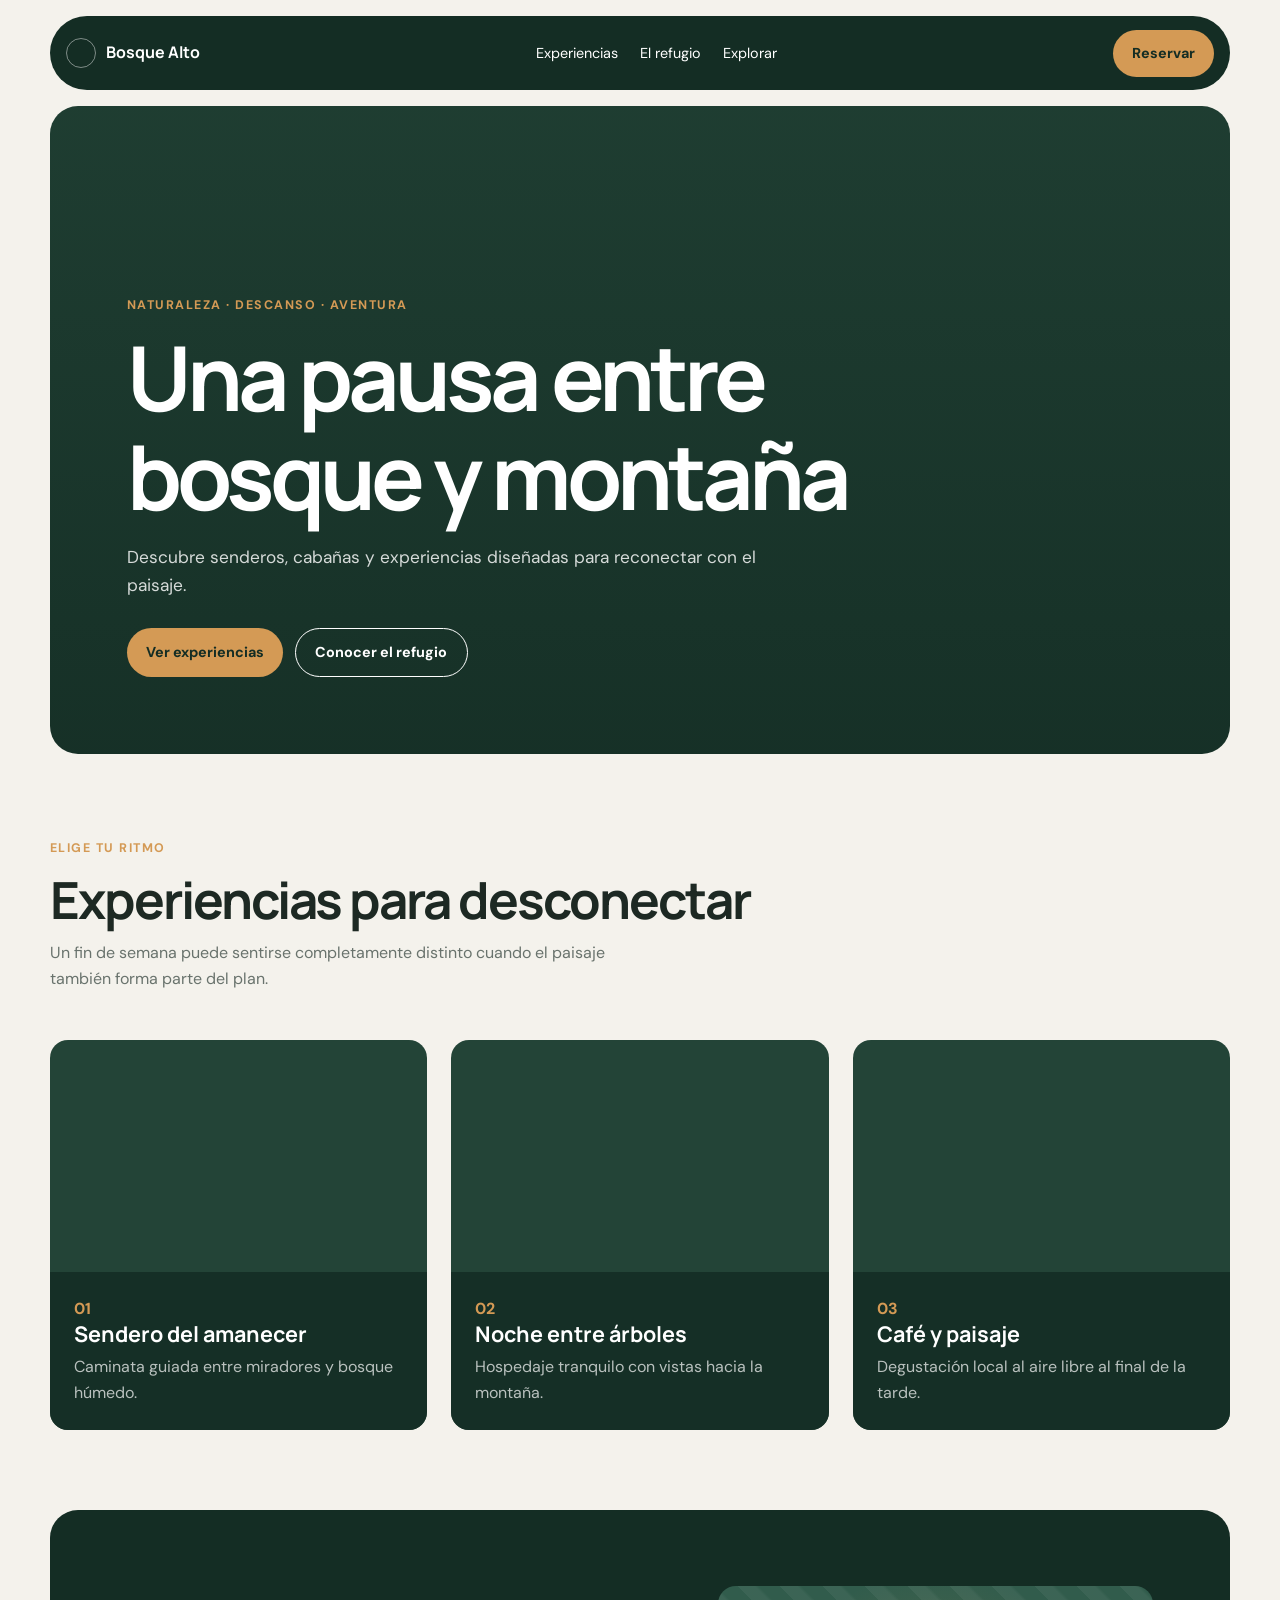
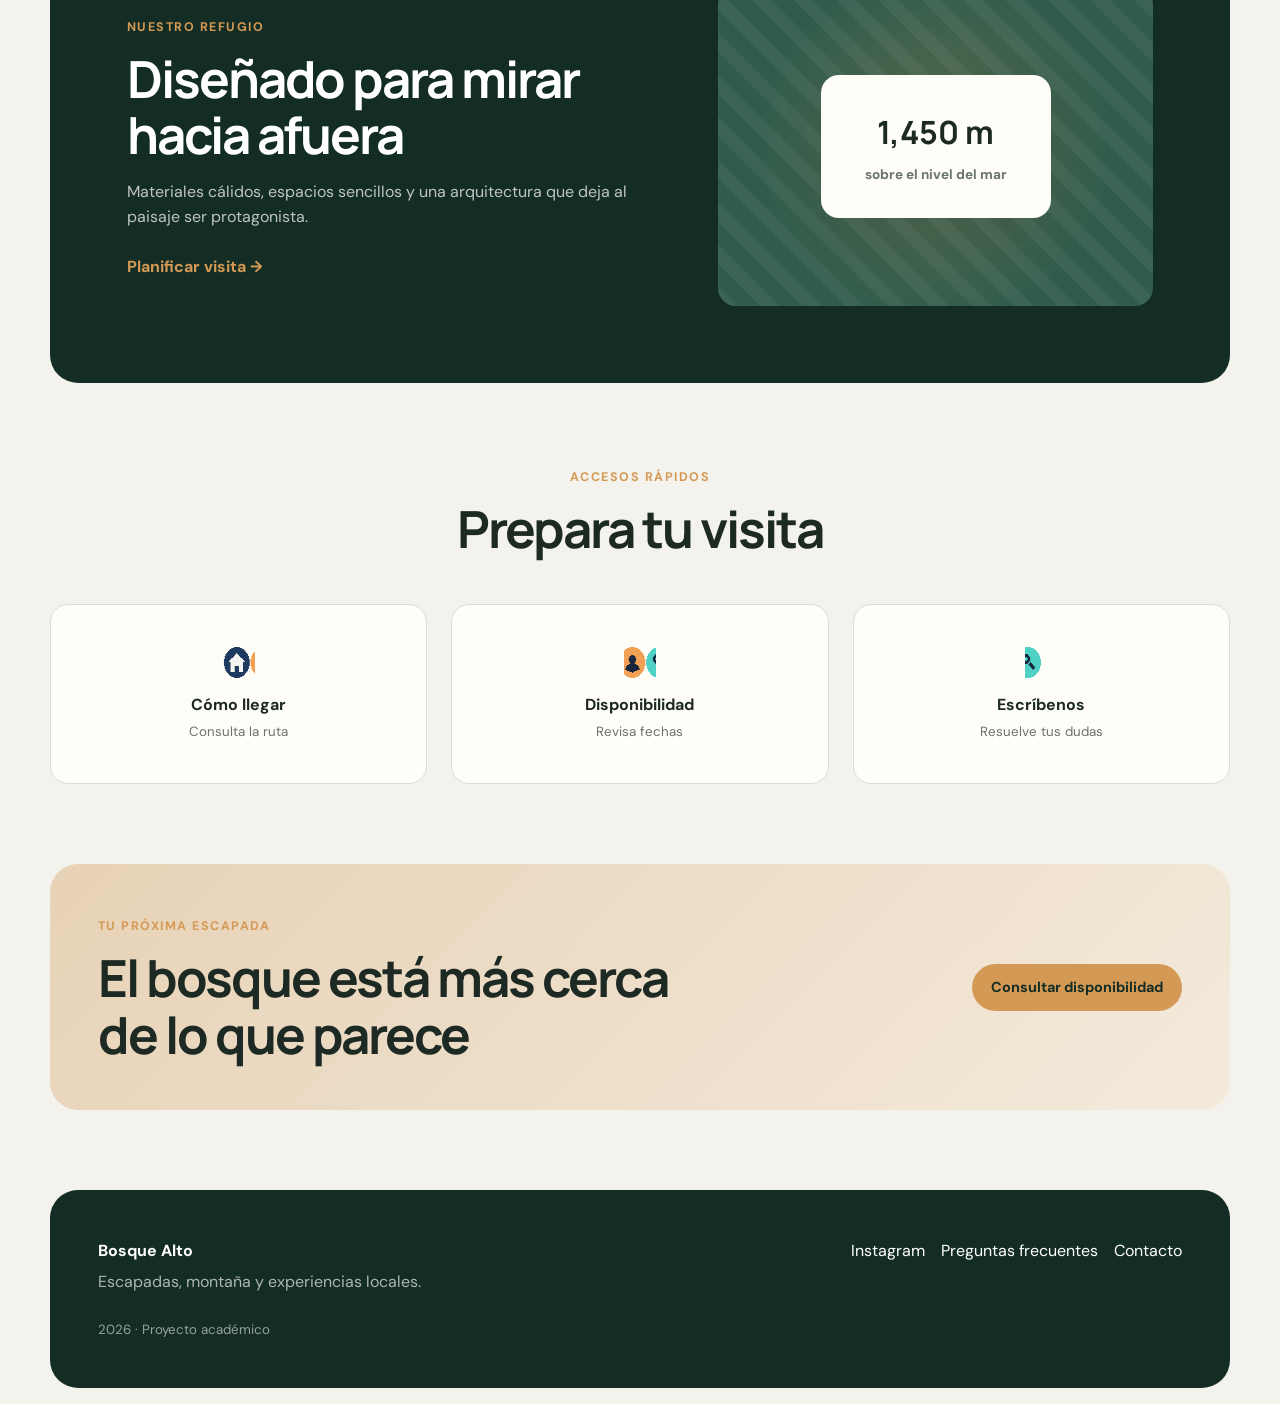
<file: practica 4/index.html>
<!DOCTYPE html>
<html lang="es">
<head>
    <meta charset="UTF-8">
    <meta name="viewport" content="width=device-width, initial-scale=1.0">
    <title>Bosque Alto — Escapadas y experiencias</title>

    <link rel="preconnect" href="https://fonts.googleapis.com">
    <link rel="preconnect" href="https://fonts.gstatic.com" crossorigin>
    <link href="https://fonts.googleapis.com/css2?family=DM+Sans:wght@400;500;700&family=Manrope:wght@600;700&display=swap" rel="stylesheet">

    <link rel="stylesheet" href="styles.css">
</head>
<body>

    <header class="site-header">    
        <a class="brand" href="#inicio">
            <span class="brand__mark" aria-hidden="true"></span>
            <span>Bosque Alto</span>
        </a>

        <nav class="site-nav" aria-label="Navegación principal">
            <ul>
                <li><a href="#experiencias">Experiencias</a></li>
                <li><a href="#refugio">El refugio</a></li>
                <li><a href="#acciones">Explorar</a></li>
            </ul>
        </nav>

        <a class="button button--header" href="#reserva">Reservar</a>
    </header>

    <main>
        <section class="hero" id="inicio">
            <div class="hero__content">
                <span class="eyebrow">Naturaleza · descanso · aventura</span>
                <h1>Una pausa entre bosque y montaña</h1>
                <p>Descubre senderos, cabañas y experiencias diseñadas para reconectar con el paisaje.</p>

                <div class="hero__actions">
                    <a class="button button--primary" href="#experiencias">Ver experiencias</a>
                    <a class="button button--ghost" href="#refugio">Conocer el refugio</a>
                </div>
            </div>
        </section>

        <section class="experiences" id="experiencias">
            <header class="section-heading">
                <span class="eyebrow">Elige tu ritmo</span>
                <h2>Experiencias para desconectar</h2>
                <p>Un fin de semana puede sentirse completamente distinto cuando el paisaje también forma parte del plan.</p>
            </header>

            <div class="experience-grid">
                <article class="experience-card experience-card--sendero">
                    <div class="experience-card__content">
                        <span>01</span>
                        <h3>Sendero del amanecer</h3>
                        <p>Caminata guiada entre miradores y bosque húmedo.</p>
                    </div>
                </article>

                <article class="experience-card experience-card--cabana">
                    <div class="experience-card__content">
                        <span>02</span>
                        <h3>Noche entre árboles</h3>
                        <p>Hospedaje tranquilo con vistas hacia la montaña.</p>
                    </div>
                </article>

                <article class="experience-card experience-card--cafe">
                    <div class="experience-card__content">
                        <span>03</span>
                        <h3>Café y paisaje</h3>
                        <p>Degustación local al aire libre al final de la tarde.</p>
                    </div>
                </article>
            </div>
        </section>

        <section class="pattern-section" id="refugio">
            <div class="pattern-section__content">
                <span class="eyebrow">Nuestro refugio</span>
                <h2>Diseñado para mirar hacia afuera</h2>
                <p>Materiales cálidos, espacios sencillos y una arquitectura que deja al paisaje ser protagonista.</p>
                <a class="text-link" href="#reserva">Planificar visita →</a>
            </div>

            <div class="pattern-section__visual" aria-hidden="true">
                <div class="pattern-card">
                    <span>1,450 m</span>
                    <strong>sobre el nivel del mar</strong>
                </div>
            </div>
        </section>

        <section class="quick-actions" id="acciones">
            <header class="section-heading section-heading--center">
                <span class="eyebrow">Accesos rápidos</span>
                <h2>Prepara tu visita</h2>
            </header>

            <div class="quick-actions__grid">
                <a class="quick-action" href="#">
                    <span class="sprite-icon sprite-icon--map" aria-hidden="true"></span>
                    <strong>Cómo llegar</strong>
                    <small>Consulta la ruta</small>
                </a>

                <a class="quick-action" href="#">
                    <span class="sprite-icon sprite-icon--calendar" aria-hidden="true"></span>
                    <strong>Disponibilidad</strong>
                    <small>Revisa fechas</small>
                </a>

                <a class="quick-action" href="#">
                    <span class="sprite-icon sprite-icon--message" aria-hidden="true"></span>
                    <strong>Escríbenos</strong>
                    <small>Resuelve tus dudas</small>
                </a>
            </div>
        </section>

        <section class="booking" id="reserva">
            <div>
                <span class="eyebrow">Tu próxima escapada</span>
                <h2>El bosque está más cerca de lo que parece</h2>
            </div>
            <a class="button button--primary" href="#">Consultar disponibilidad</a>
        </section>
    </main>

    <footer class="site-footer">
        <div>
            <strong>Bosque Alto</strong>
            <p>Escapadas, montaña y experiencias locales.</p>
        </div>

        <nav aria-label="Enlaces secundarios">
            <ul>
                <li><a href="#">Instagram</a></li>
                <li><a href="#">Preguntas frecuentes</a></li>
                <li><a href="#">Contacto</a></li>
            </ul>
        </nav>

        <small>2026 · Proyecto académico</small>
    </footer>

</body>
</html>
</file>
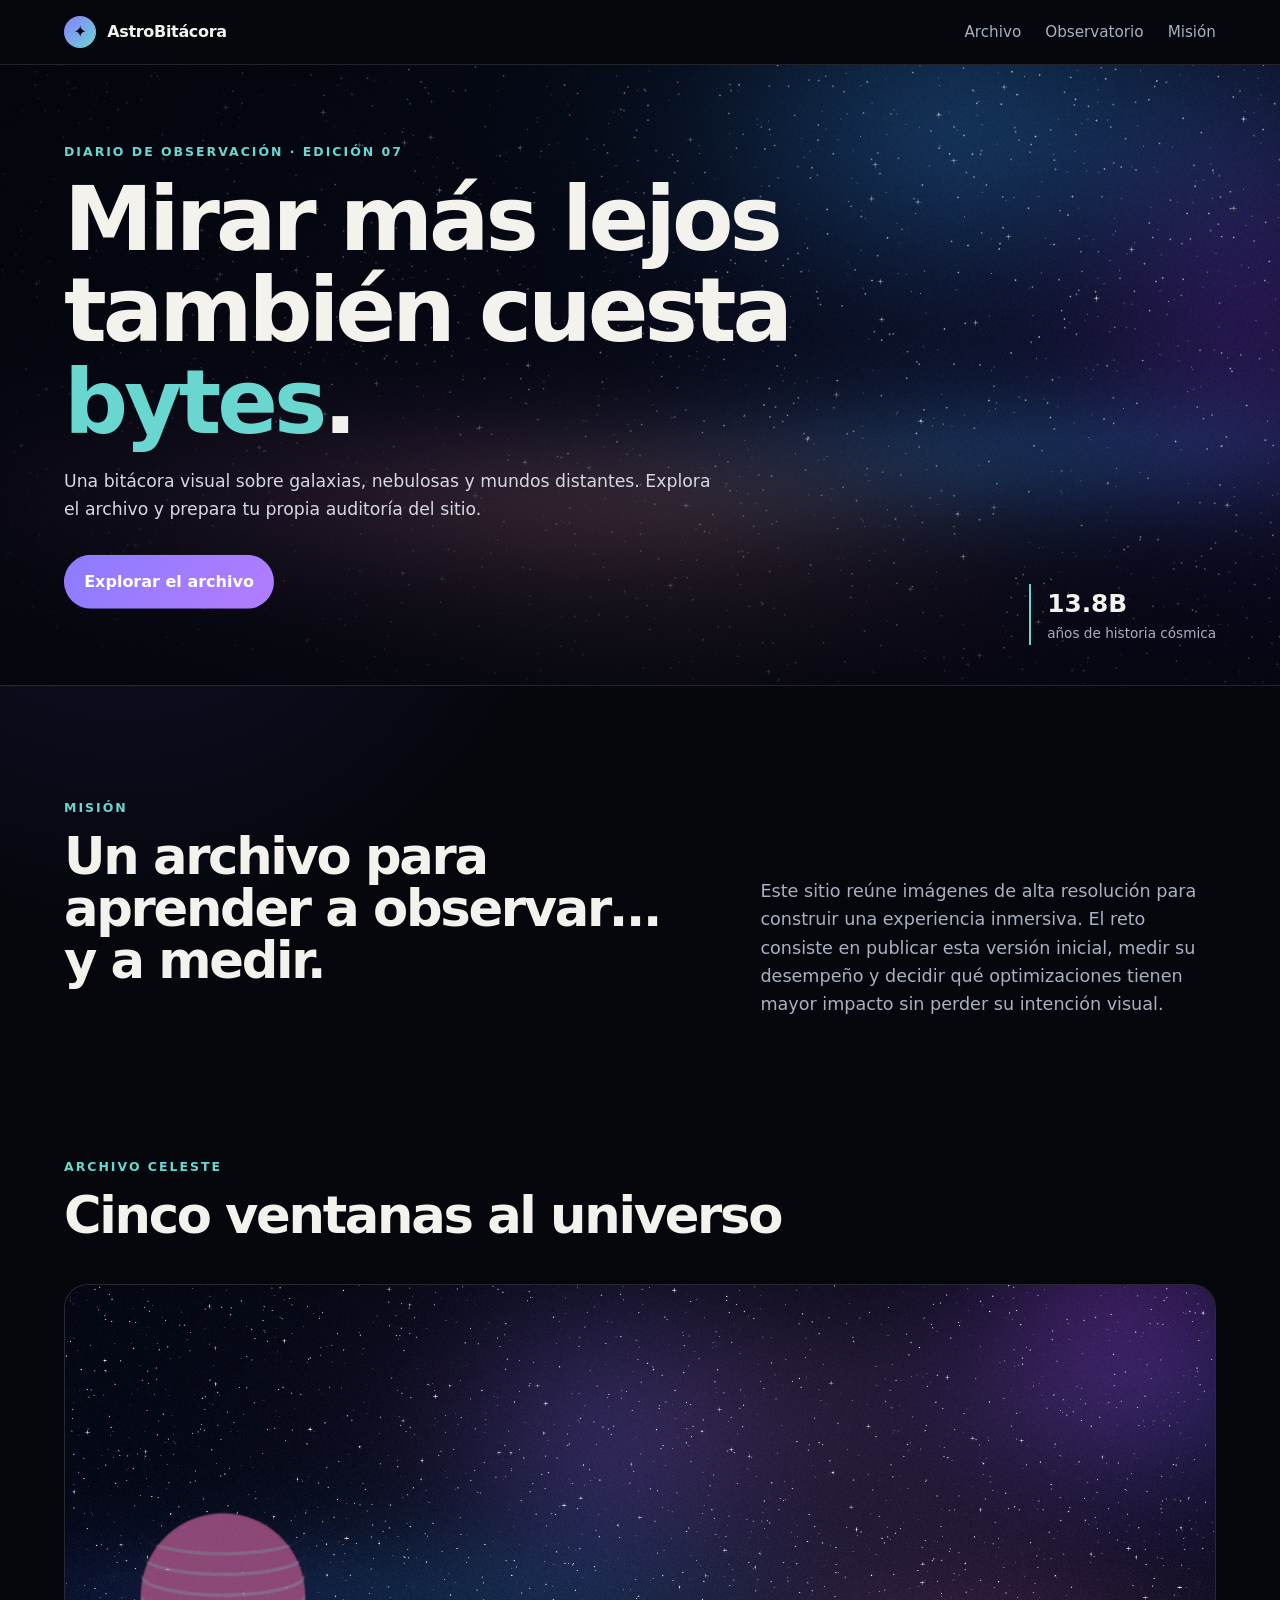
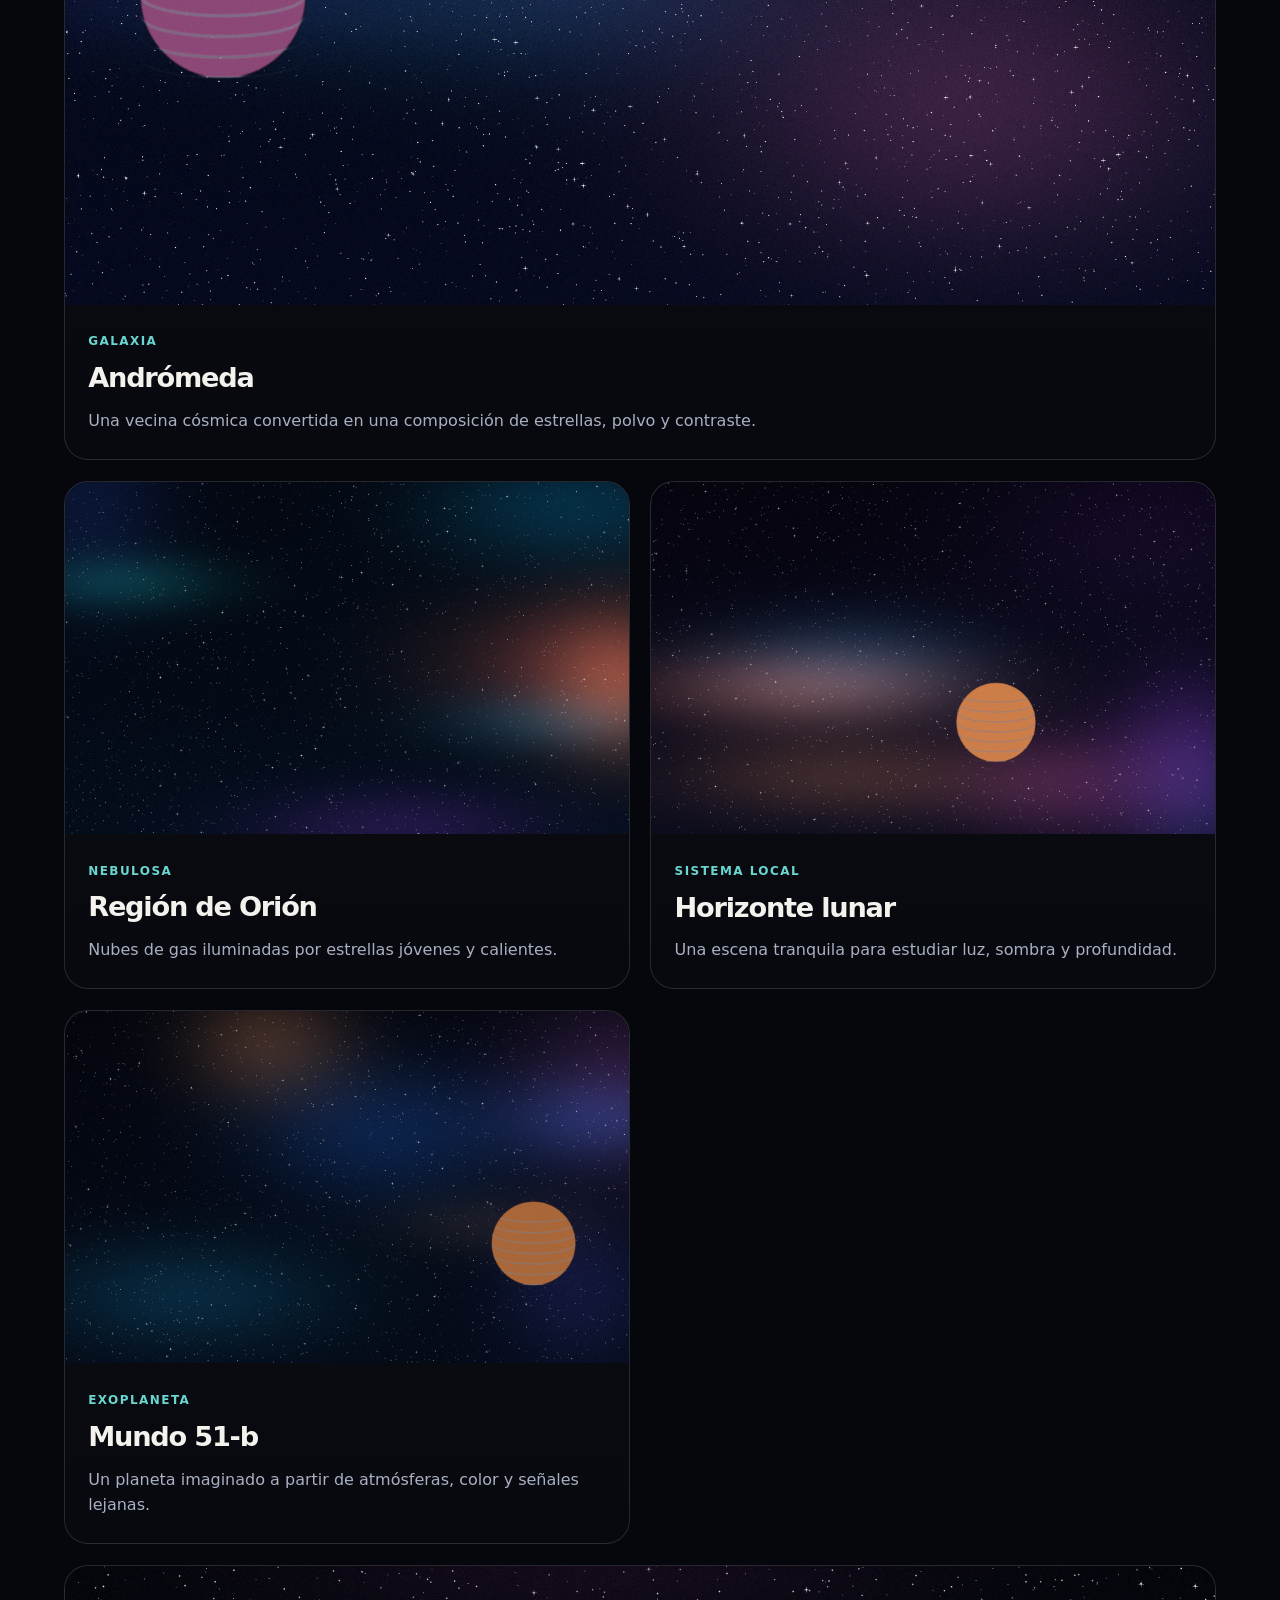
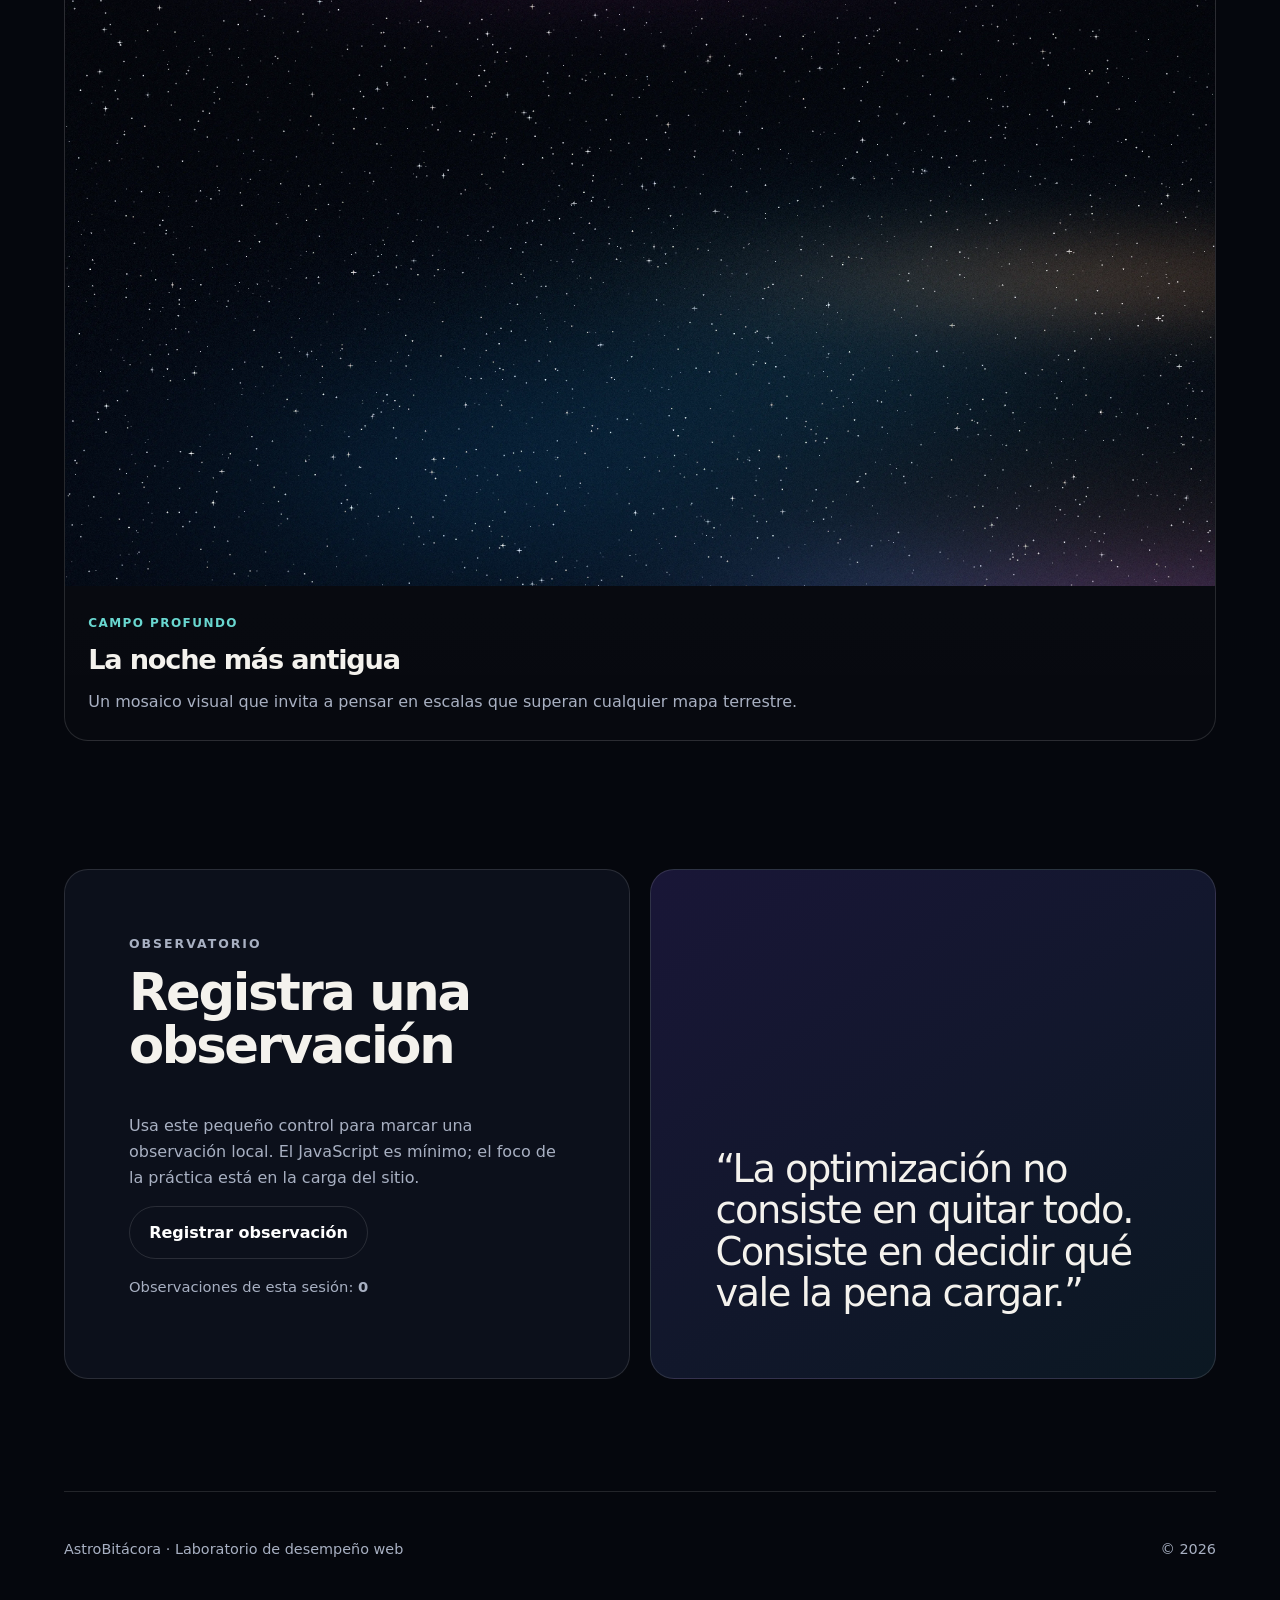
<file: practica 5/astro-performance-lab-main/index.html>
<!doctype html>
<html lang="es">
<head>
  <meta charset="utf-8">
  <meta name="viewport" content="width=device-width, initial-scale=1">
  <meta name="description" content="AstroBitácora: una experiencia visual para explorar objetos del cielo profundo.">
  <title>AstroBitácora | Exploración del cielo profundo</title>
  <link rel="stylesheet" href="styles.css">
  <!-- Intencional para la práctica: este script NO usa defer. -->
  <script src="script.js" defer></script>
</head>
<body>
  <header class="site-header">
    <a class="brand" href="#inicio" aria-label="AstroBitácora, ir al inicio">
      <span class="brand__mark" aria-hidden="true">✦</span>
      <span>AstroBitácora</span>
    </a>

    <button class="menu-button" type="button" aria-expanded="false" aria-controls="main-nav">
      Menú
    </button>

    <nav class="nav" id="main-nav" aria-label="Navegación principal">
      <a href="#archivo">Archivo</a>
      <a href="#observatorio">Observatorio</a>
      <a href="#mision">Misión</a>
    </nav>
  </header>

  <main id="inicio">
    <section class="hero" aria-labelledby="hero-title">
      <!-- Intencional para la práctica: JPEG grande, sin width/height y sin formato moderno. -->
      <img class="hero__image" src="./img/andromeda.webp" alt="Campo estelar con una nebulosa azul y violeta" width="1200" height="600">
      <div class="hero__overlay"></div>
      <div class="hero__content">
        <p class="eyebrow">Diario de observación · Edición 07</p>
        <h1 id="hero-title">Mirar más lejos también cuesta <em>bytes</em>.</h1>
        <p class="hero__lead">Una bitácora visual sobre galaxias, nebulosas y mundos distantes. Explora el archivo y prepara tu propia auditoría del sitio.</p>
        <a class="button" href="#archivo">Explorar el archivo</a>
      </div>
      <div class="hero__metric" aria-label="Dato destacado">
        <strong>13.8B</strong>
        <span>años de historia cósmica</span>
      </div>
    </section>

    <section class="intro" id="mision">
      <div>
        <p class="eyebrow">Misión</p>
        <h2>Un archivo para aprender a observar… y a medir.</h2>
      </div>
      <p>Este sitio reúne imágenes de alta resolución para construir una experiencia inmersiva. El reto consiste en publicar esta versión inicial, medir su desempeño y decidir qué optimizaciones tienen mayor impacto sin perder su intención visual.</p>
    </section>

    <section class="archive" id="archivo" aria-labelledby="archive-title">
      <div class="section-heading">
        <p class="eyebrow">Archivo celeste</p>
        <h2 id="archive-title">Cinco ventanas al universo</h2>
      </div>

      <div class="grid">
        <article class="card card--wide">
          <img src="./img/hero-cosmos.webp" alt="Representación artística de una galaxia espiral" loading="lazy" width="800" height="450">
          <div class="card__body">
            <span class="tag">Galaxia</span>
            <h3>Andrómeda</h3>
            <p>Una vecina cósmica convertida en una composición de estrellas, polvo y contraste.</p>
          </div>
        </article>

        <article class="card">
          <img src="./img/orion.webp" alt="Nebulosa luminosa entre estrellas" loading="lazy" width="800" height="450">
          <div class="card__body">
            <span class="tag">Nebulosa</span>
            <h3>Región de Orión</h3>
            <p>Nubes de gas iluminadas por estrellas jóvenes y calientes.</p>
          </div>
        </article>

        <article class="card">
          <img src="./img/lunar-horizon.webp" alt="Planeta suspendido sobre un fondo de estrellas" loading="lazy" width="800" height="450">
          <div class="card__body">
            <span class="tag">Sistema local</span>
            <h3>Horizonte lunar</h3>
            <p>Una escena tranquila para estudiar luz, sombra y profundidad.</p>
          </div>
        </article>

        <article class="card">
          <img src="./img/exoplanet.webp" alt="Exoplaneta iluminado por una estrella distante" loading="lazy" width="800" height="450">
          <div class="card__body">
            <span class="tag">Exoplaneta</span>
            <h3>Mundo 51-b</h3>
            <p>Un planeta imaginado a partir de atmósferas, color y señales lejanas.</p>
          </div>
        </article>

        <article class="card card--wide">
          <img src="./img/deep-field.webp" alt="Campo profundo repleto de estrellas y galaxias" loading="lazy" width="800" height="450">
          <div class="card__body">
            <span class="tag">Campo profundo</span>
            <h3>La noche más antigua</h3>
            <p>Un mosaico visual que invita a pensar en escalas que superan cualquier mapa terrestre.</p>
          </div>
        </article>
      </div>
    </section>

    <section class="observatory" id="observatorio">
      <div class="observatory__content">
        <p class="eyebrow">Observatorio</p>
        <h2>Registra una observación</h2>
        <p>Usa este pequeño control para marcar una observación local. El JavaScript es mínimo; el foco de la práctica está en la carga del sitio.</p>
        <button class="button button--secondary" id="observe-button" type="button">Registrar observación</button>
        <p class="counter" aria-live="polite">Observaciones de esta sesión: <strong id="observation-count">0</strong></p>
      </div>
      <blockquote>
        “La optimización no consiste en quitar todo. Consiste en decidir qué vale la pena cargar.”
      </blockquote>
    </section>
  </main>

  <footer class="site-footer">
    <p>AstroBitácora · Laboratorio de desempeño web</p>
    <p>© <span id="year">2026</span></p>
  </footer>
</body>
</html>
</file>
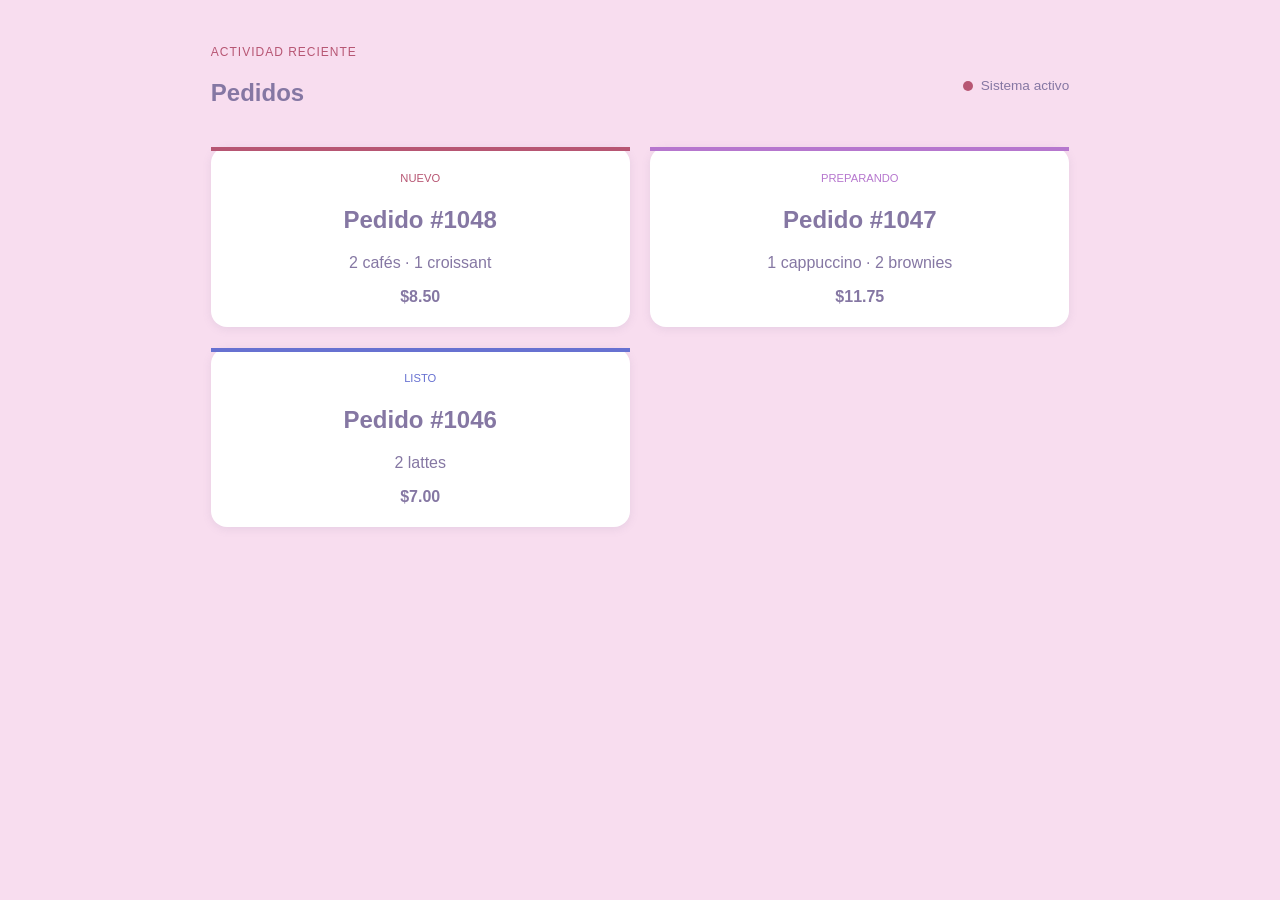
<file: practica 2/index-2.html>
<!DOCTYPE html>
<html lang="en">
<head>
    <meta charset="UTF-8">
    <meta name="viewport" content="width=device-width, initial-scale=1.0">
    <link rel="stylesheet" href="styles.css">
    <title>Practica 2 - Variables, Animaciones y Keyframes</title>
</head>
<body>
    <section class="pedidos">
  <header class="pedidos__header">
    <div>
      <p class="eyebrow">Actividad reciente</p>
      <h1>Pedidos</h1>
    </div>

    <span class="estado-sistema">
      <span class="estado-sistema__punto"></span>
      Sistema activo
    </span>
  </header>

  <div class="pedidos__grid">

    <article class="pedido" data-estado="nuevo">
      <span class="pedido__estado">Nuevo</span>
      <h2>Pedido #1048</h2>
      <p>2 cafés · 1 croissant</p>
      <strong>$8.50</strong>
    </article>

    <article class="pedido" data-estado="proceso">
      <span class="pedido__estado">Preparando</span>
      <h2>Pedido #1047</h2>
      <p>1 cappuccino · 2 brownies</p>
      <strong>$11.75</strong>
    </article>

    <article class="pedido" data-estado="listo">
      <span class="pedido__estado">Listo</span>
      <h2>Pedido #1046</h2>
      <p>2 lattes</p>
      <strong>$7.00</strong>
    </article>

  </div>
</section>
</body>
</html>
</file>
<file: practica 4/styles.css>
/*
===========================================================
PRÁCTICA 04 — CSS BASE
Clase 14 — Fondos, Patrones y Sprites CSS
===========================================================
*/

*,
*::before,
*::after {
    margin: 0;
    padding: 0;
    box-sizing: border-box;
}

html { scroll-behavior: smooth; }
body { min-height: 100vh; }
ul, ol { list-style: none; }
a { color: inherit; text-decoration: none; }
img { max-width: 100%; display: block; }
button { border: 0; font: inherit; }

:root {
    --color-bg: #f4f2ec;
    --color-surface: #fffdf8;
    --color-text: #1d2923;
    --color-muted: #69736d;
    --color-primary: #234437;
    --color-primary-dark: #142d24;
    --color-accent: #d49a55;
    --color-line: #d9ddd7;

    --font-title: "Manrope", sans-serif;
    --font-body: "DM Sans", sans-serif;

    --container: 1180px;
    --space-xs: 0.5rem;
    --space-sm: 0.75rem;
    --space-md: 1.5rem;
    --space-lg: 3rem;
    --space-xl: 5rem;

    --radius-sm: 10px;
    --radius-md: 18px;
    --radius-lg: 28px;

    --shadow: 0 18px 45px rgba(29, 41, 35, 0.10);
}

body {
    background: var(--color-bg);
    color: var(--color-text);
    font-family: var(--font-body);
    line-height: 1.6;
}

h1, h2, h3 {
    font-family: var(--font-title);
    line-height: 1.1;
}

h1 {
    font-size: clamp(2.8rem, 7vw, 5.8rem);
    letter-spacing: -0.055em;
}

h2 {
    font-size: clamp(2rem, 4vw, 3.5rem);
    letter-spacing: -0.04em;
}

h3 { font-size: 1.35rem; }
p { color: var(--color-muted); }

.eyebrow {
    display: inline-block;
    margin-bottom: 0.75rem;
    color: var(--color-accent);
    font-size: 0.78rem;
    font-weight: 700;
    letter-spacing: 0.12em;
    text-transform: uppercase;
}

.button {
    display: inline-flex;
    align-items: center;
    justify-content: center;
    min-height: 46px;
    padding: 0.75rem 1.2rem;
    border-radius: 999px;
    font-size: 0.9rem;
    font-weight: 700;
}

.button--primary {
    background: var(--color-accent);
    color: var(--color-primary-dark);
}

.button--ghost { border: 1px solid currentColor; }

.button--header {
    background: var(--color-accent);
    color: var(--color-primary-dark);
}

.site-header {
    width: min(calc(100% - 2rem), var(--container));
    margin: 1rem auto;
    display: flex;
    align-items: center;
    justify-content: space-between;
    gap: var(--space-md);
    padding: 0.85rem 1rem;
    background: var(--color-primary-dark);
    color: #ffffff;
    border-radius: 999px;
}

.brand {
    display: inline-flex;
    align-items: center;
    gap: 0.65rem;
    font-family: var(--font-title);
    font-weight: 700;
}

.brand__mark {
    width: 30px;
    height: 30px;
    border: 1px solid rgba(255,255,255,0.45);
    border-radius: 50%;
}

.site-nav ul {
    display: flex;
    align-items: center;
    gap: 1.4rem;
    font-size: 0.9rem;
}

main {
    width: min(calc(100% - 2rem), var(--container));
    margin-inline: auto;
}

/* ZONA 1 — HERO / FONDOS + OVERLAY */
.hero {
    min-height: 72vh;
    display: flex;
    align-items: flex-end;
    padding: clamp(2rem, 6vw, 5rem);
    border-radius: var(--radius-lg);
    overflow: hidden;

    /*
    Fotografía sugerida:
    https://images.unsplash.com/photo-1441974231531-c6227db76b6e?auto=format&fit=crop&w=1800&q=85

    Aplicar:
    - background-image
    - background-size
    - background-position
    - background-repeat
    - fondos múltiples / overlay
    - shorthand background
    */
    background-image: 
    linear-gradient(to top, rgba(20, 45, 36, 0.85), rgba(20, 45, 36, 0.3)),
    url('https://images.unsplash.com/photo-1441974231531-c6227db76b6e?auto=format&fit=crop&w=1800&q=85');
    background-size: cover;
    background-position: center;
    background-repeat: no-repeat;
    background-color: var(--color-primary);
    color: #ffffff;
}

.hero__content { max-width: 780px; }

.hero p {
    max-width: 55ch;
    margin-top: 1.2rem;
    color: rgba(255,255,255,0.82);
    font-size: 1.08rem;
}

.hero__actions {
    display: flex;
    flex-wrap: wrap;
    gap: 0.75rem;
    margin-top: 1.8rem;
}

.experiences { padding-block: var(--space-xl); }

.section-heading {
    max-width: 720px;
    margin-bottom: var(--space-lg);
}

.section-heading p {
    max-width: 55ch;
    margin-top: 0.8rem;
}

.section-heading--center {
    margin-inline: auto;
    text-align: center;
}

.experience-grid {
    display: grid;
    grid-template-columns: repeat(3, 1fr);
    gap: var(--space-md);
}

.experience-card {
    min-height: 390px;
    display: flex;
    align-items: flex-end;
    overflow: hidden;
    border-radius: var(--radius-md);
    background: var(--color-primary);
    color: #ffffff;
}

.experience-card__content {
    width: 100%;
    padding: var(--space-md);
    background: rgba(20,45,36,0.88);
}

.experience-card__content > span {
    color: var(--color-accent);
    font-weight: 700;
}

.experience-card__content p {
    margin-top: 0.55rem;
    color: rgba(255,255,255,0.70);
}

/*
Fotografías sugeridas opcionales:
Sendero:
https://images.unsplash.com/photo-1500530855697-b586d89ba3ee?auto=format&fit=crop&w=1000&q=80

Cabaña:
https://images.unsplash.com/photo-1470770841072-f978cf4d019e?auto=format&fit=crop&w=1000&q=80

Café:
https://images.unsplash.com/photo-1495474472287-4d71bcdd2085?auto=format&fit=crop&w=1000&q=80
*/

.experience-card--sendero {
    background-image: url('https://images.unsplash.com/photo-1500530855697-b586d89ba3ee?auto=format&fit=crop&w=1000&q=80');
    background-size: cover;
    background-position: center;
}

.experience-card--cabana {
    background-image: url('https://images.unsplash.com/photo-1470770841072-f978cf4d019e?auto=format&fit=crop&w=1000&q=80');
    background-size: cover;
    background-position: center;
}

.experience-card--cafe {
    background-image: url('https://images.unsplash.com/photo-1495474472287-4d71bcdd2085?auto=format&fit=crop&w=1000&q=80');
    background-size: cover;
    background-position: center;
}
/* ZONA 2 — PATRÓN */
.pattern-section {
    display: grid;
    grid-template-columns: 1fr 0.8fr;
    gap: var(--space-lg);
    align-items: center;
    padding: clamp(2rem, 6vw, 5rem);
    border-radius: var(--radius-lg);
    background-color: var(--color-primary-dark);
    color: #ffffff;
}

.pattern-section__content { max-width: 640px; }

.pattern-section__content p {
    max-width: 52ch;
    margin-top: 1rem;
    color: rgba(255,255,255,0.72);
}

.text-link {
    display: inline-block;
    margin-top: 1.5rem;
    color: var(--color-accent);
    font-weight: 700;
}

.pattern-section__visual {
    min-height: 320px;
    display: grid;
    place-items: center;
    border-radius: var(--radius-md);

    /*
    Construir aquí un patrón CSS:
    - repeating-linear-gradient
    o
    - radial-gradient + background-size
    */
    background-image:
    repeating-linear-gradient(
        45deg,rgba(255, 255, 255, 0.05) 0px, rgba(255, 255, 255, 0.05) 12px,
        transparent 15px,
        transparent 30px
        ),
        radial-gradient(circle at 50% 50%, rgba(212, 154, 85, 0.25), transparent 65%);
    background-color: #315c4c;
}

.pattern-card {
    width: min(230px, 80%);
    padding: 2rem;
    text-align: center;
    background: var(--color-surface);
    color: var(--color-text);
    border-radius: var(--radius-md);
    box-shadow: var(--shadow);
}

.pattern-card span,
.pattern-card strong { display: block; }

.pattern-card span {
    font-family: var(--font-title);
    font-size: 2rem;
    font-weight: 700;
}

.pattern-card strong {
    margin-top: 0.35rem;
    color: var(--color-muted);
    font-size: 0.85rem;
}

/* ZONA 3 — CSS SPRITE */
.quick-actions { padding-block: var(--space-xl); }

.quick-actions__grid {
    display: grid;
    grid-template-columns: repeat(3, 1fr);
    gap: var(--space-md);
}

.quick-action {
    min-height: 180px;
    display: flex;
    flex-direction: column;
    align-items: center;
    justify-content: center;
    padding: var(--space-md);
    text-align: center;
    background: var(--color-surface);
    border: 1px solid var(--color-line);
    border-radius: var(--radius-md);
}

.quick-action small {
    margin-top: 0.25rem;
    color: var(--color-muted);
}

/*
Se espera una imagen:
img/sprite.png

Referencia:
3 íconos de 32 x 32 px en una sola fila.

[ mapa ] [ calendario ] [ mensaje ]
  x=0       x=-32        x=-64
*/


.sprite-icon {
    display: inline-block;
    width: 32px;
    height: 32px;
    margin-bottom: 0.85rem;

    /*
    background-image:
    background-repeat:
    background-size:
    */
    background-image: url('img/sprite.png');
    background-repeat: no-repeat;
    background-size: 80px 32px;
}

.sprite-icon--map {
    /* background-position: */
    background-position: 0px 0;
}

.sprite-icon--calendar {
    /* background-position: */
    background-position: -32px 0;
}

.sprite-icon--message {
    /* background-position: */
    background-position: -64px 0;
}

.booking {
    display: flex;
    align-items: center;
    justify-content: space-between;
    gap: var(--space-lg);
    margin-bottom: var(--space-xl);
    padding: var(--space-lg);
    background: linear-gradient(135deg, #e7d2b6, #f4eadc);
    border-radius: var(--radius-lg);
}

.booking h2 { max-width: 18ch; }

.site-footer {
    width: min(calc(100% - 2rem), var(--container));
    margin: 0 auto 1rem;
    display: grid;
    grid-template-columns: 1fr auto;
    gap: var(--space-md);
    padding: var(--space-lg);
    background: var(--color-primary-dark);
    color: #ffffff;
    border-radius: var(--radius-lg);
}

.site-footer p {
    margin-top: 0.35rem;
    color: rgba(255,255,255,0.65);
}

.site-footer ul {
    display: flex;
    flex-wrap: wrap;
    gap: 1rem;
}

.site-footer > small {
    grid-column: 1 / -1;
    color: rgba(255,255,255,0.55);
}

@media (max-width: 820px) {
    .site-header {
        align-items: flex-start;
        flex-direction: column;
        border-radius: var(--radius-md);
    }

    .site-nav ul { flex-wrap: wrap; }

    .experience-grid,
    .quick-actions__grid,
    .pattern-section {
        grid-template-columns: 1fr;
    }

    .experience-card { min-height: 320px; }

    .booking {
        align-items: flex-start;
        flex-direction: column;
    }

    .site-footer { grid-template-columns: 1fr; }
    .site-footer > small { grid-column: auto; }
}
</file>
<file: practica 5/astro-performance-lab-main/styles.css>
:root {
  --bg: #05070d;
  --surface: #0c101b;
  --surface-2: #121827;
  --text: #f4f2ed;
  --muted: #a8b0c2;
  --line: rgba(255, 255, 255, 0.12);
  --accent: #8b7cff;
  --accent-2: #69d7d0;
  --max: 1180px;
  --radius: 24px;
}

* { box-sizing: border-box; }

html { scroll-behavior: smooth; }

body {
  margin: 0;
  background:
    radial-gradient(circle at 10% 10%, rgba(94, 74, 203, 0.16), transparent 28rem),
    var(--bg);
  color: var(--text);
  font-family: Inter, ui-sans-serif, system-ui, -apple-system, BlinkMacSystemFont, "Segoe UI", sans-serif;
  line-height: 1.6;
}

img { display: block; max-width: 100%; }
a { color: inherit; }

.site-header {
  position: sticky;
  top: 0;
  z-index: 20;
  display: flex;
  align-items: center;
  justify-content: space-between;
  gap: 1rem;
  padding: 1rem max(5vw, calc((100vw - var(--max)) / 2));
  background: rgba(5, 7, 13, 0.86);
  border-bottom: 1px solid var(--line);
  backdrop-filter: blur(16px);
}

.brand {
  display: inline-flex;
  align-items: center;
  gap: 0.7rem;
  text-decoration: none;
  font-weight: 800;
  letter-spacing: -0.02em;
}

.brand__mark {
  display: grid;
  place-items: center;
  width: 2rem;
  aspect-ratio: 1;
  border-radius: 50%;
  background: linear-gradient(135deg, var(--accent), var(--accent-2));
  color: #05070d;
}

.nav { display: flex; gap: 1.5rem; }
.nav a { color: var(--muted); text-decoration: none; font-size: 0.95rem; }
.nav a:hover { color: var(--text); }
.menu-button { display: none; }

.hero {
  position: relative;
  overflow: hidden;
  border-bottom: 1px solid var(--line);
}

.hero__image {
  width: 100%;
  max-height: 84vh;
  min-height: 620px;
  object-fit: cover;
  object-position: center;
}

.hero__overlay {
  position: absolute;
  inset: 0;
  background:
    linear-gradient(90deg, rgba(4, 6, 13, 0.88) 0%, rgba(4, 6, 13, 0.50) 48%, rgba(4, 6, 13, 0.18) 75%),
    linear-gradient(0deg, rgba(4, 6, 13, 0.72), transparent 40%);
}

.hero__content {
  position: absolute;
  z-index: 2;
  left: max(5vw, calc((100vw - var(--max)) / 2));
  top: 50%;
  width: min(760px, 80vw);
  transform: translateY(-50%);
}

.eyebrow {
  margin: 0 0 0.75rem;
  color: var(--accent-2);
  font-size: 0.78rem;
  font-weight: 800;
  letter-spacing: 0.16em;
  text-transform: uppercase;
}

h1, h2, h3 { margin-top: 0; line-height: 1.02; letter-spacing: -0.045em; }
h1 { margin-bottom: 1.25rem; font-size: clamp(3.2rem, 7vw, 6.9rem); max-width: 980px; }
h1 em { color: var(--accent-2); font-style: normal; }
h2 { font-size: clamp(2.2rem, 4vw, 4.4rem); }
h3 { margin-bottom: 0.7rem; font-size: 1.7rem; }

.hero__lead { max-width: 650px; margin: 0 0 2rem; color: #d5d8e2; font-size: 1.08rem; }

.button {
  display: inline-flex;
  align-items: center;
  justify-content: center;
  min-height: 48px;
  padding: 0.8rem 1.2rem;
  border: 1px solid transparent;
  border-radius: 999px;
  background: linear-gradient(135deg, var(--accent), #b37cff);
  color: white;
  font: inherit;
  font-weight: 800;
  text-decoration: none;
  cursor: pointer;
}

.button:hover { transform: translateY(-2px); }
.button--secondary { background: transparent; border-color: var(--line); }

.hero__metric {
  position: absolute;
  z-index: 2;
  right: max(5vw, calc((100vw - var(--max)) / 2));
  bottom: 2.5rem;
  display: grid;
  padding-left: 1rem;
  border-left: 2px solid var(--accent-2);
}

.hero__metric strong { font-size: 1.55rem; }
.hero__metric span { color: var(--muted); font-size: 0.85rem; }

.intro,
.archive,
.observatory,
.site-footer {
  width: min(var(--max), 90vw);
  margin-inline: auto;
}

.intro {
  display: grid;
  grid-template-columns: 1.15fr 0.85fr;
  gap: 5rem;
  align-items: end;
  padding: 7rem 0;
}

.intro p:last-child { margin: 0 0 0.7rem; color: var(--muted); font-size: 1.1rem; }
.archive { padding: 1rem 0 8rem; }
.section-heading { max-width: 760px; margin-bottom: 2.5rem; }

.grid {
  display: grid;
  grid-template-columns: repeat(2, minmax(0, 1fr));
  gap: 1.3rem;
}

.card {
  overflow: hidden;
  border: 1px solid var(--line);
  border-radius: var(--radius);
  background: linear-gradient(180deg, rgba(255,255,255,0.035), rgba(255,255,255,0.01));
}

.card--wide { grid-column: span 2; }
.card img { width: 100%; height: auto; }
.card--wide img { max-height: 620px; object-fit: cover; }
.card__body { padding: 1.4rem 1.45rem 1.6rem; }
.card__body p { margin-bottom: 0; color: var(--muted); }
.tag { display: inline-block; margin-bottom: 0.8rem; color: var(--accent-2); font-size: 0.75rem; font-weight: 800; text-transform: uppercase; letter-spacing: 0.12em; }

.observatory {
  display: grid;
  grid-template-columns: 1fr 1fr;
  gap: 1.3rem;
  padding-bottom: 7rem;
}

.observatory__content,
blockquote {
  margin: 0;
  padding: clamp(2rem, 5vw, 4.5rem);
  border: 1px solid var(--line);
  border-radius: var(--radius);
  background: var(--surface);
}

.observatory__content p { color: var(--muted); }
.counter { margin-top: 1rem; font-size: 0.92rem; }
blockquote { display: grid; place-items: end start; min-height: 380px; background: linear-gradient(145deg, #191637, #0b1822); font-size: clamp(1.8rem, 3vw, 3.4rem); line-height: 1.08; letter-spacing: -0.04em; }

.site-footer {
  display: flex;
  justify-content: space-between;
  gap: 2rem;
  padding: 2rem 0 3rem;
  border-top: 1px solid var(--line);
  color: var(--muted);
  font-size: 0.9rem;
}

@media (max-width: 760px) {
  .menu-button {
    display: inline-flex;
    padding: 0.55rem 0.8rem;
    border: 1px solid var(--line);
    border-radius: 999px;
    background: transparent;
    color: var(--text);
  }
  .nav {
    position: absolute;
    top: calc(100% + 1px);
    left: 0;
    right: 0;
    display: none;
    flex-direction: column;
    padding: 1rem 5vw 1.4rem;
    background: #080b13;
    border-bottom: 1px solid var(--line);
  }
  .nav.is-open { display: flex; }
  .hero__image { min-height: 720px; }
  .hero__content { width: 90vw; }
  .hero__metric { display: none; }
  .intro, .observatory { grid-template-columns: 1fr; gap: 2rem; }
  .intro { padding: 5rem 0; }
  .grid { grid-template-columns: 1fr; }
  .card--wide { grid-column: auto; }
  .site-footer { flex-direction: column; gap: 0; }
}
</file>
<file: practica 2/styles.css>
:root {
  --color-fondo: #f8ddef;
  --color-fondo-2: #ffffff;
  --color-texto: #8577a3;
  --color-acento: #b75673;
  --color-prepa: #b677ce;
  --color-listo: #6771d1;

  --espaciado: 1.30rem;
  --radio: 16px;

  --duracion-entrada: 900ms;
  --duracion-pulso: 2s;
  --timing: ease-in-out;
}

* {
  box-sizing: border-box;
}

body {
  margin: 0;
  background: var(--color-fondo);
  color: var(--color-texto);
  font-family: Arial, Helvetica, sans-serif;
  padding: 1.5rem;
}

.pedidos {
  max-width: 900px;
  margin: 0 auto;
  padding: var(--espaciado);
}

.pedidos__header {
  display: flex;
  justify-content: space-between;
  align-items: center;
  margin-bottom: var(--espaciado);
}

.pedidos__grid {
  display: grid;
  grid-template-columns: repeat(auto-fit, minmax(360px, 1fr));
  gap: var(--espaciado);
  margin-top: var(--espaciado);
}

.pedido {
  --color-estado: var(--color-acento);
  background: var(--color-fondo-2);
  border-radius: var(--radio);
  text-align: center;
  padding: var(--espaciado);
  position: relative;
  box-shadow: 0 2px 8px rgba(133, 119, 163, 0.15);
  animation-name: entrada-pedido;
  animation-duration: var(--duracion-entrada);
  animation-timing-function: var(--timing);
  animation-fill-mode: forwards;
}

.pedido::before {
  content: "";
  position: absolute;
  top: 0;
  left: 0;
  right: 0;
  height: 4px;
  background: var(--color-estado);
}

.pedido:nth-child(1) {
  animation-delay: 0s;
}
.pedido:nth-child(2) {
  animation-delay: 0.20s;
}
.pedido:nth-child(3) {
  animation-delay: 0.40s;
}

.eyebrow {
  text-transform: uppercase;
  letter-spacing: 1px;
  font-size: 0.75rem;
  color: var(--color-acento);
  margin: 0;
}

.estado-sistema {
  display: flex;
  align-items: center;
  gap: 0.5rem;
  font-size: 0.85rem;
}

.estado-sistema__punto {
  display: inline-block;
  width: 10px;
  height: 10px;
  border-radius: 50%;
  background-color: var(--color-acento);
  animation: estado-activo var(--duracion-pulso) ease-in-out infinite;
}

.pedido__estado {
  font-size: 0.7rem;
  text-transform: uppercase;
  color: var(--color-estado);
}

.pedido[data-estado="nuevo"] {
  --color-estado: var(--color-acento);
  animation: entrada-pedido var(--duracion-entrada) var(--timing) forwards,
    pulso var(--duracion-pulso) var(--timing) infinite;
}

.pedido[data-estado="proceso"] {
  --color-estado: var(--color-prepa);
}

.pedido[data-estado="listo"] {
  --color-estado: var(--color-listo);
}

@keyframes estado-activo {
  0%,
  100% {
    transform: scale(1);
    opacity: 1;
  }
  50% {
    transform: scale(1.20);
    opacity: 0.65;
  }
}

@keyframes entrada-pedido {
  from {
    opacity: 0;
    transform: translateY(30px);
  }
  to {
    opacity: 1;
    transform: translateY(0);
  }
}

@keyframes pulso {
  0% {
    transform: scale(1);
  }
  50% {
    transform: scale(1.04);
  }
  100% {
    transform: scale(1);
  }
}
</file>
